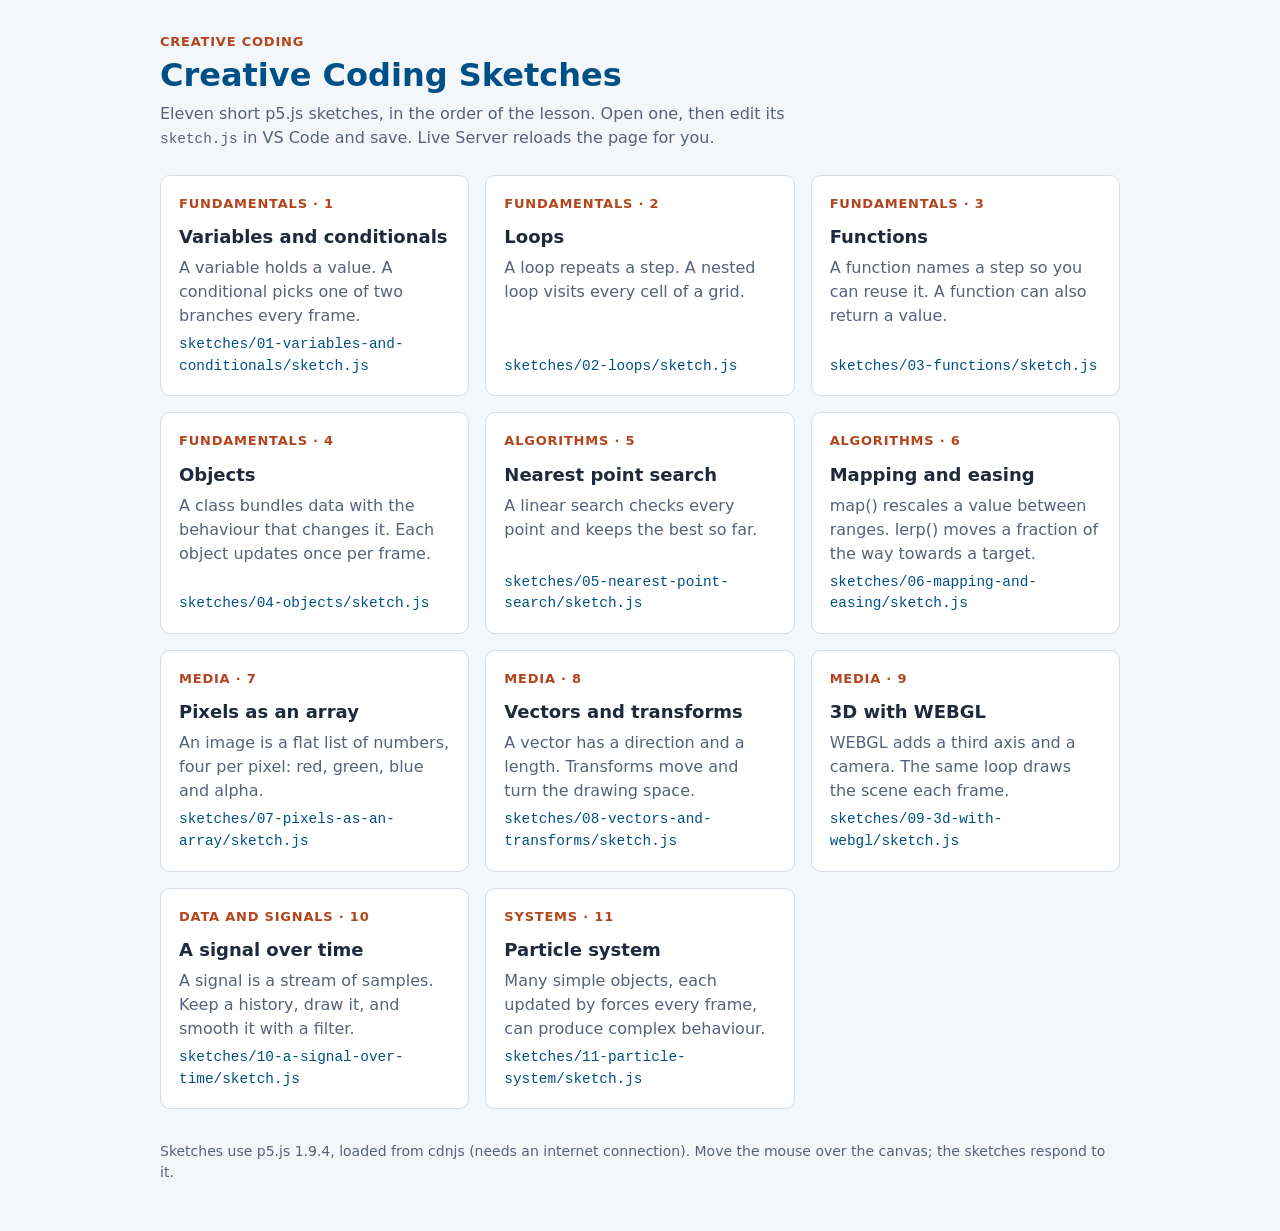
<file: index.html>
<!DOCTYPE html>
<html lang="en">
<head>
  <meta charset="utf-8">
  <meta name="viewport" content="width=device-width, initial-scale=1">
  <title>Creative Coding Sketches</title>
  <link rel="stylesheet" href="style.css">
</head>
<body>
  <header>
    <p class="tag">Creative coding</p>
    <h1>Creative Coding Sketches</h1>
    <p>Eleven short p5.js sketches, in the order of the lesson. Open one, then edit its
    <code>sketch.js</code> in VS Code and save. Live Server reloads the page for you.</p>
  </header>
  <ol class="sketch-list">
    <li>
      <a href="sketches/01-variables-and-conditionals/index.html">
        <span class="tag">Fundamentals · 1</span>
        <strong>Variables and conditionals</strong>
        <span>A variable holds a value. A conditional picks one of two branches every frame.</span>
        <code>sketches/01-variables-and-conditionals/sketch.js</code>
      </a>
    </li>
    <li>
      <a href="sketches/02-loops/index.html">
        <span class="tag">Fundamentals · 2</span>
        <strong>Loops</strong>
        <span>A loop repeats a step. A nested loop visits every cell of a grid.</span>
        <code>sketches/02-loops/sketch.js</code>
      </a>
    </li>
    <li>
      <a href="sketches/03-functions/index.html">
        <span class="tag">Fundamentals · 3</span>
        <strong>Functions</strong>
        <span>A function names a step so you can reuse it. A function can also return a value.</span>
        <code>sketches/03-functions/sketch.js</code>
      </a>
    </li>
    <li>
      <a href="sketches/04-objects/index.html">
        <span class="tag">Fundamentals · 4</span>
        <strong>Objects</strong>
        <span>A class bundles data with the behaviour that changes it. Each object updates once per frame.</span>
        <code>sketches/04-objects/sketch.js</code>
      </a>
    </li>
    <li>
      <a href="sketches/05-nearest-point-search/index.html">
        <span class="tag">Algorithms · 5</span>
        <strong>Nearest point search</strong>
        <span>A linear search checks every point and keeps the best so far.</span>
        <code>sketches/05-nearest-point-search/sketch.js</code>
      </a>
    </li>
    <li>
      <a href="sketches/06-mapping-and-easing/index.html">
        <span class="tag">Algorithms · 6</span>
        <strong>Mapping and easing</strong>
        <span>map() rescales a value between ranges. lerp() moves a fraction of the way towards a target.</span>
        <code>sketches/06-mapping-and-easing/sketch.js</code>
      </a>
    </li>
    <li>
      <a href="sketches/07-pixels-as-an-array/index.html">
        <span class="tag">Media · 7</span>
        <strong>Pixels as an array</strong>
        <span>An image is a flat list of numbers, four per pixel: red, green, blue and alpha.</span>
        <code>sketches/07-pixels-as-an-array/sketch.js</code>
      </a>
    </li>
    <li>
      <a href="sketches/08-vectors-and-transforms/index.html">
        <span class="tag">Media · 8</span>
        <strong>Vectors and transforms</strong>
        <span>A vector has a direction and a length. Transforms move and turn the drawing space.</span>
        <code>sketches/08-vectors-and-transforms/sketch.js</code>
      </a>
    </li>
    <li>
      <a href="sketches/09-3d-with-webgl/index.html">
        <span class="tag">Media · 9</span>
        <strong>3D with WEBGL</strong>
        <span>WEBGL adds a third axis and a camera. The same loop draws the scene each frame.</span>
        <code>sketches/09-3d-with-webgl/sketch.js</code>
      </a>
    </li>
    <li>
      <a href="sketches/10-a-signal-over-time/index.html">
        <span class="tag">Data and signals · 10</span>
        <strong>A signal over time</strong>
        <span>A signal is a stream of samples. Keep a history, draw it, and smooth it with a filter.</span>
        <code>sketches/10-a-signal-over-time/sketch.js</code>
      </a>
    </li>
    <li>
      <a href="sketches/11-particle-system/index.html">
        <span class="tag">Systems · 11</span>
        <strong>Particle system</strong>
        <span>Many simple objects, each updated by forces every frame, can produce complex behaviour.</span>
        <code>sketches/11-particle-system/sketch.js</code>
      </a>
    </li>
  </ol>
  <footer>Sketches use p5.js 1.9.4, loaded from cdnjs (needs an internet connection).
  Move the mouse over the canvas; the sketches respond to it.</footer>
</body>
</html>
</file>
<file: style.css>
/* Shared by the menu page and every sketch page. */
:root {
  --bg: #F4F7FA; --panel: #FFFFFF; --fg: #1E293B; --muted: #55627A;
  --accent: #005088; --accent-2: #B4441C; --line: #D5DDE6;
}

body {
  margin: 0 auto; max-width: 960px; padding: 32px 16px 48px;
  background: var(--bg); color: var(--fg);
  font-family: system-ui, -apple-system, "Segoe UI", sans-serif; line-height: 1.5;
}

h1 { color: var(--accent); margin: 0 0 8px; line-height: 1.2; }
header p { color: var(--muted); max-width: 66ch; margin: 0 0 24px; }
a { color: var(--accent); }
code { font-family: ui-monospace, Consolas, Menlo, monospace; font-size: 0.9em; }

.tag {
  display: block; margin: 0 0 4px; font-size: 13px; font-weight: 700;
  letter-spacing: 0.06em; text-transform: uppercase; color: var(--accent-2);
}

/* Menu page: a grid of cards, one per sketch */
.sketch-list {
  list-style: none; padding: 0; margin: 0;
  display: grid; gap: 16px; grid-template-columns: repeat(auto-fill, minmax(260px, 1fr));
}
.sketch-list a {
  display: flex; flex-direction: column; gap: 6px; height: 100%; box-sizing: border-box;
  padding: 18px; background: var(--panel); border: 1px solid var(--line); border-radius: 10px;
  color: var(--fg); text-decoration: none;
}
.sketch-list a:hover, .sketch-list a:focus-visible { border-color: var(--accent); }
.sketch-list strong { font-size: 18px; }
.sketch-list span:not(.tag) { color: var(--muted); }
.sketch-list code { margin-top: auto; color: var(--accent); }

footer { margin-top: 32px; color: var(--muted); font-size: 14px; }

/* Sketch pages: the canvas p5 creates sits under the header */
.sketch-page header a { display: inline-block; margin-bottom: 16px; }
.sketch-page canvas { display: block; border: 1px solid var(--line); border-radius: 8px; }
</file>
